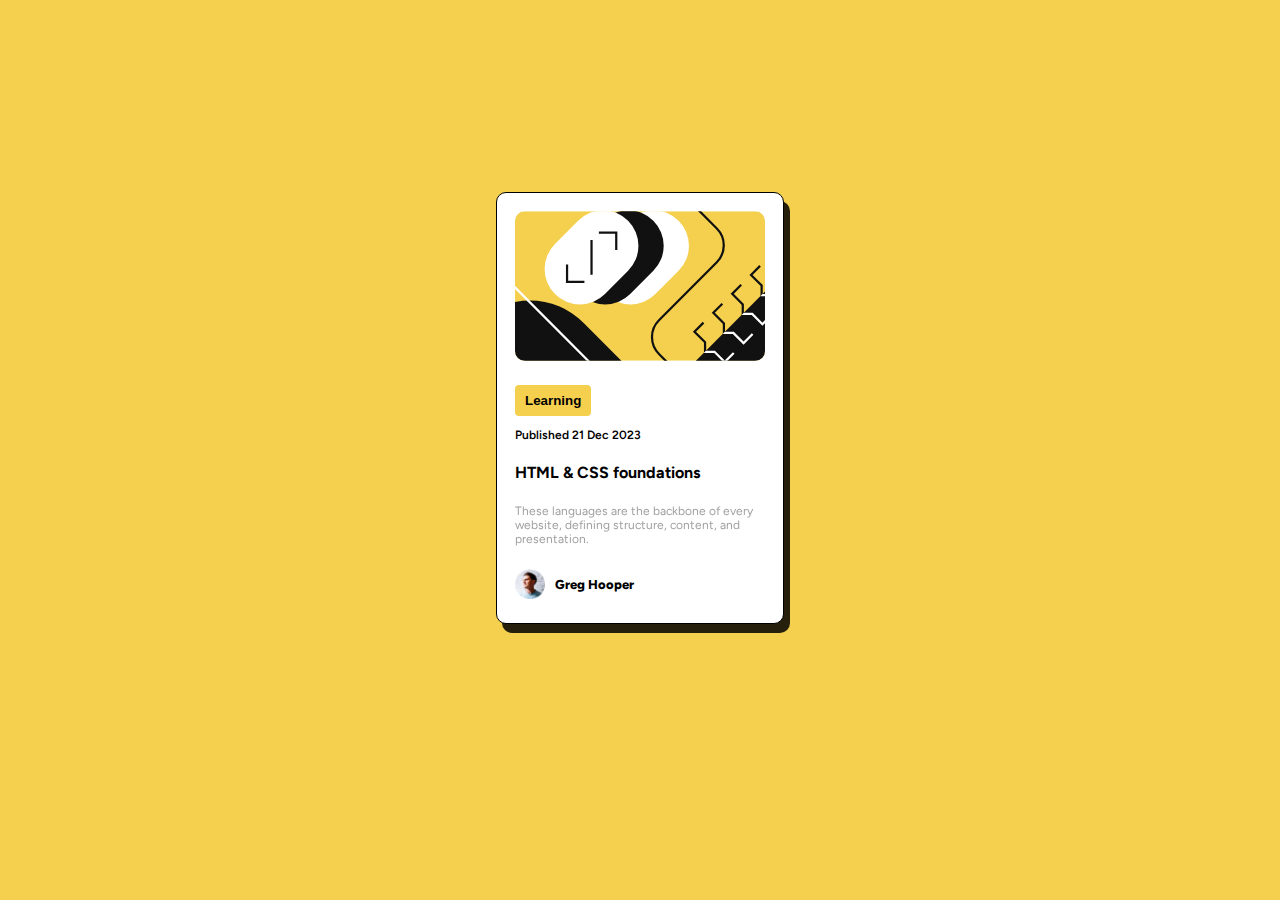
<file: blog-preview-card-main/index.html>
<!DOCTYPE html>
<html lang="en">
<head>
  <meta charset="UTF-8">
  <meta name="viewport" content="width=device-width, initial-scale=1.0"> <!-- displays site properly based on user's device -->

  <link rel="icon" type="image/png" sizes="32x32" href="./images//favicon-32x32.png">
  <link rel="stylesheet" href="style.css">
  <link rel="preconnect" href="https://fonts.googleapis.com">
  <link rel="preconnect" href="https://fonts.gstatic.com" crossorigin>
  <link href="https://fonts.googleapis.com/css2?family=Figtree:wght@600;800&display=swap" rel="stylesheet">
  
  <title>Frontend Mentor | Blog preview card</title>

</head>
  <body>
    <div class="container">
      <img src="images//illustration-article.svg" alt="picture">
      <button>Learning</button>
      <p id="p1">
        Published 21 Dec 2023
      </p>
      <h4>
        HTML & CSS foundations
      </h4>
      <p id="p2">
        These languages are the backbone of every website, defining structure, content, and presentation.
      </p>
      <div class="bottom">
        <img id="pfp" src="images//image-avatar.webp" alt="pfp">
        <p>
          Greg Hooper
        </p>
      </div>
    </div>
  </body>
</html>
</file>
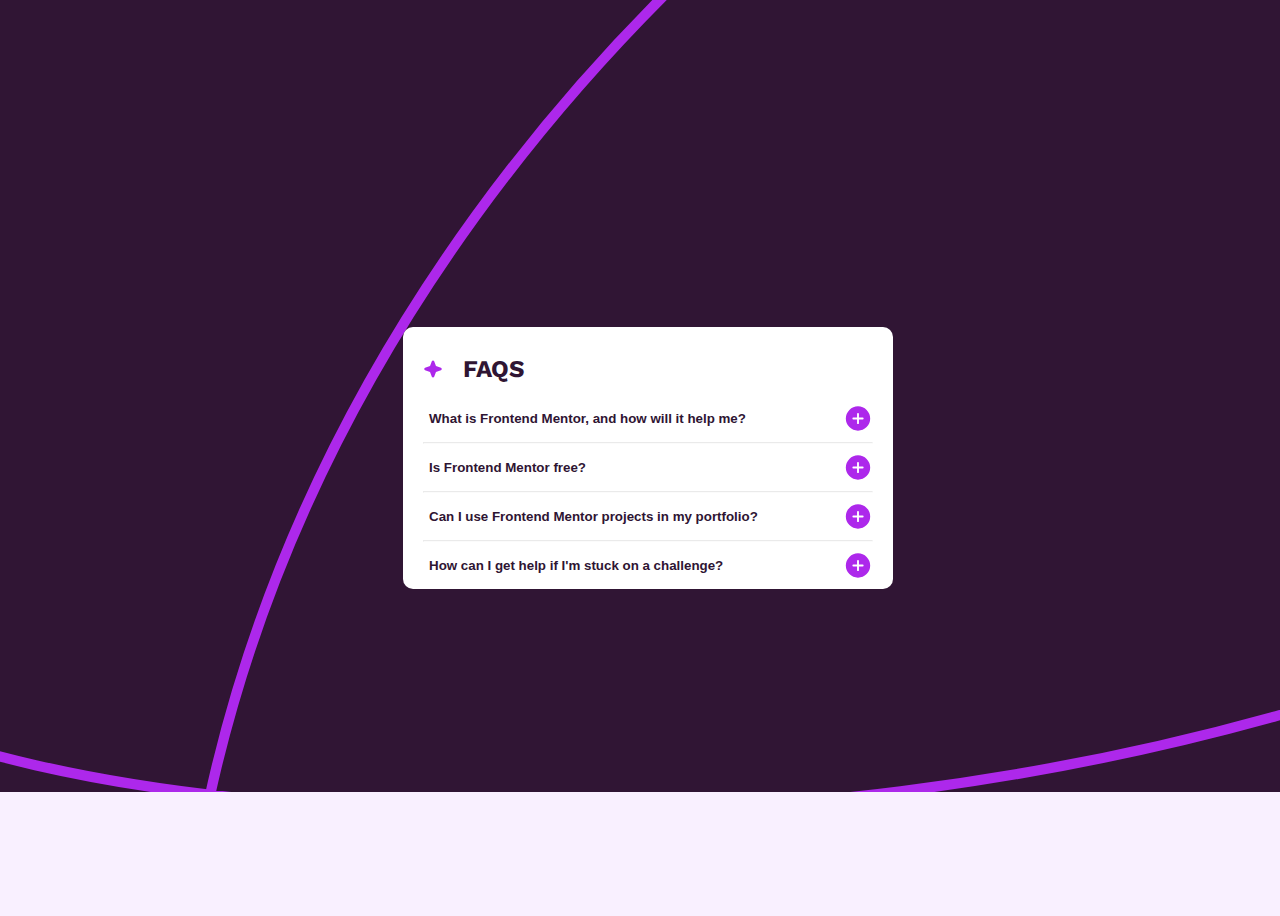
<file: faq-accordion-main/index.html>
<!DOCTYPE html>
<html lang="en">
<head>
  <meta charset="UTF-8">
  <meta name="viewport" content="width=device-width, initial-scale=1.0"> <!-- displays site properly based on user's device -->

  <link rel="icon" type="image/png" sizes="32x32" href="./images//favicon-32x32.png">
  <link rel="stylesheet" href="styles.css">
  <link rel="preconnect" href="https://fonts.googleapis.com">
  <link rel="preconnect" href="https://fonts.gstatic.com" crossorigin>
  <link href="https://fonts.googleapis.com/css2?family=Work+Sans:wght@400;600;700&display=swap" rel="stylesheet">
  
  <title>Frontend Mentor | FAQ accordion</title>

</head>
<body>
  <div id="container">
    <div id="header">
      <img src="images//icon-star.svg" alt="">
      <h2>FAQS</h2>
    </div>
    <div class="q-and-a-div" onclick="answer('answer-one','pic1')">
      <button class="question">
        What is Frontend Mentor, and how will it help me?
      </button>
      <img id="pic1" src="images//icon-plus.svg" alt="" >
    </div>
    <p class="answer hidden" id="answer-one">
      Frontend Mentor offers realistic coding challenges to help developers improve their 
      frontend coding skills with projects in HTML, CSS, and JavaScript. It's suitable for 
      all levels and ideal for portfolio building.
    </p>

    <hr>

    <div class="q-and-a-div" onclick="answer('answer-two','pic2')">
      <button class="question">Is Frontend Mentor free?</button>
      <img id="pic2" src="images//icon-plus.svg" alt="">
    </div>
    <p class="answer hidden" id="answer-two">
      Yes, Frontend Mentor offers both free and premium coding challenges, with the free
      option providing access to a range of projects suitable for all skill levels.
    </p>

    <hr>

    <div class="q-and-a-div" onclick="answer('answer-three','pic3')">
      <button class="question">
        Can I use Frontend Mentor projects in my portfolio?
      </button>
      <img id="pic3" src="images//icon-plus.svg" alt="">
    </div>
    <p class="answer hidden" id="answer-three">
      Yes, you can use projects completed on Frontend Mentor in your portfolio. It's an excellent
      way to showcase your skills to potential employers!
    </p>

    <hr>

    <div class="q-and-a-div" onclick="answer('answer-four','pic4')">
      <button class="question">
        How can I get help if I'm stuck on a challenge?
      </button>
      <img id="pic4" src="images//icon-plus.svg" alt="" >
    </div>
    <div class="answer hidden" id="answer-four">
      <p>
        The best place to get help is inside Frontend Mentor's Discord community. There's a help channel where you can ask questions and seek support from other community members.
      </p>
    </div>
  </div>
  <script src="script.js"></script>
</body>
</html>
</file>
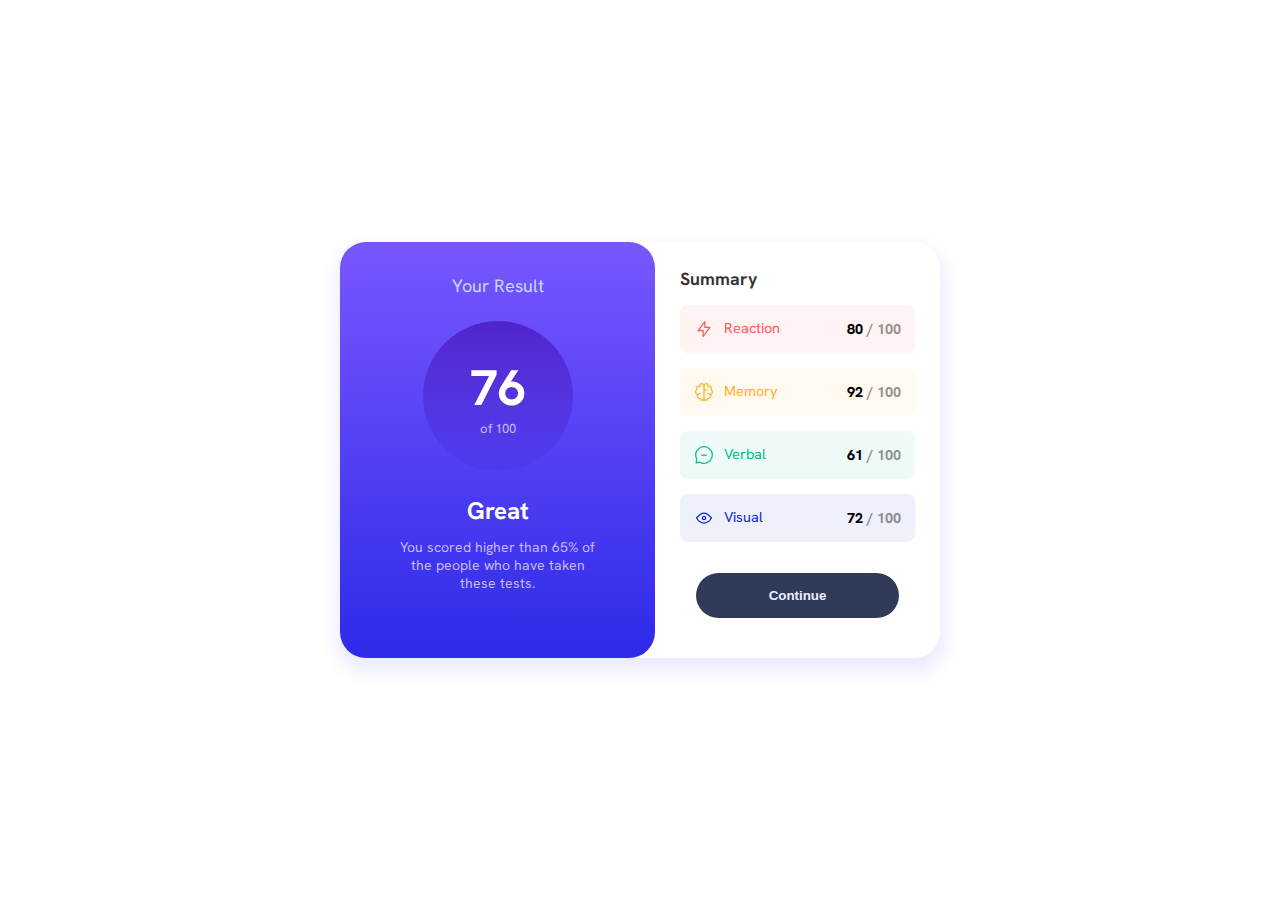
<file: results-summary-component-main/index.html>
<!DOCTYPE html>
<html lang="en">
  <head>
    <meta charset="UTF-8">
    <meta name="viewport" content="width=device-width, initial-scale=1.0"> <!-- displays site properly based on user's device -->

    <link rel="icon" type="image/png" sizes="32x32" href="./images//favicon-32x32.png">
    <link rel="stylesheet" href="styles.css">
    <link rel="preconnect" href="https://fonts.googleapis.com">
    <link rel="preconnect" href="https://fonts.gstatic.com" crossorigin>
    <link href="https://fonts.googleapis.com/css2?family=Hanken+Grotesk:wght@500;700;800&display=swap" rel="stylesheet">
    
    <title>Frontend Mentor | Results summary component</title>
  </head>
  <body>
    <div id="container">
      <div id="top-div">
        <p id="p1">Your Result</p>
        <div id="circle">
          <p id="inner-p1">76</p>
          <p id="inner-p2">of 100</p>
        </div>
        <p id="p2">Great</p>
        <p id="p3">You scored higher than 65% of the people who have taken these tests.</p>
      </div>
      <div id="bottom-div">
        <h5>
          Summary
        </h5>
        <div id="reaction-div" class="inner-div">
          <div class="small-div">
            <img src="images//icon-reaction.svg" alt="">
            <p id="reaction-p">Reaction</p>
          </div>
          <p class="outter">80 <span>/ 100</span></p>
        </div>
        <div id="memory-div"  class="inner-div">
          <div class="small-div">
            <img src="images//icon-memory.svg" alt="">
            <p id="memory-p">Memory</p>
          </div>
          <p class="outter">92 <span>/ 100</span></p>
        </div>
        <div id="verbal-div"  class="inner-div">
          <div class="small-div">
            <img src="images//icon-verbal.svg" alt="">
            <p id="verbal-p">Verbal</p>
          </div>
          <p class="outter">61 <span>/ 100</span></p>
        </div>
        <div id="visual-div"  class="inner-div">
          <div class="small-div">
            <img src="images//icon-visual.svg" alt="">
            <p id="visual-p">Visual</p>
          </div>
          <p class="outter">72 <span>/ 100</span></p>
        </div>
        <button>Continue</button>
      </div>
    </div>
  </body>
</html>
</file>
<file: blog-preview-card-main/style.css>
:root{
    --mustard-yellow: #F4D04E;
}

body,button{
    background-color: var(--mustard-yellow);
}

body,.bottom{
    display: flex;
    align-items: center;
}

#p1,#p2{
    font-size: 0.75rem;
}

body{
    justify-content: center;
    height: 800px;
    font-family: 'Figtree', sans-serif;;
}

.container{
    background-color: white;
    width: 250px;
    height: auto;
    border-radius: 10px;
    border: 1px solid black;
    box-shadow: 6px 9px 0px 0px rgba(0,0,0,0.85);
    padding: 18px;
    overflow: hidden;
}

img{
    border-radius: 10px;
    width: 100%;
    margin-bottom: 20px;
}

button{
    border: none;
    font-weight: bold;
    padding: 8px 10px;
    border-radius: 4px;
    transition: ease 300ms;
}

button:hover{
    cursor: pointer;
    box-shadow: 0px 0px 3px 1px rgba(0,0,0,0.85);
    background-color: black;
    color: var(--mustard-yellow);
}

#p1{
    font-weight: 600;
}

#p2{
    color: #808080;
    margin-bottom: 18px;
    opacity: 0.75;
}

#pfp{
    margin: 0 10px 0 0;
    height: 30px;
    width: 30px;
}

.bottom p{
    font-size: small;
    font-weight: 800;
}
</file>
<file: faq-accordion-main/styles.css>
body,#header,.q-and-a-div{
    display: flex;
}

body,#header{
    align-items: center;
}

.q-and-a-div,button{
    cursor: pointer;
}

#container,button{
    background-color: white;
}

body{
    background-color:#F9F0FF;
    background-image: url('images/background-pattern-desktop.svg');
    background-repeat: no-repeat;
    background-position: top;
    background-size: 100% ;
    justify-content: center;
    height: 100vh;
    font-family: 'Work Sans', sans-serif;
}

.hidden{
    display: none;
}

p{
    font-size: 16px;
}

button{
    font-weight: 600;
    border: none;
    text-align: left;
    max-width: 190px;
    transition: 0.3s;
}

#container{
    flex-basis: 80%;
    height: auto;
    width: auto;
    border-radius: 10px;
    padding: 8px 20px;
    max-width: 450px;
}

#header img{
    height: 20px;
    margin-right: 20px;
}

.q-and-a-div{
    justify-content: space-between;
    font-weight: 600;
    cursor: pointer;
}

.q-and-a-div:hover button{
    color: #9522a7;
    transition: 0.3s;
}

.answer{
    opacity: 0.5;
    transition: max-height 200ms ease;
}

.question,h2{
    color: #2F1533;
}

hr{
    opacity: 0.2;
}

@media(min-width:375px){
    body{
        background-image: url('images/background-pattern-mobile.svg');
        min-width: 100%;
    }
    button{
        max-width: none;
    }
}
</file>
<file: results-summary-component-main/styles.css>
* {
    margin: 0;
}

:root{
    --lred: hsl(0, 100%, 67%);
    --oyellow: hsl(39, 100%, 56%);
    --gteal: hsl(166, 100%, 37%);
    --cblue: hsl(234, 85%, 45%);
    --lsblue: hsl(252, 100%, 67%);
    --lrblue: hsl(241, 81%, 54%);
    --vblue: hsla(256, 70%, 47%);
    --pblue: hsla(241, 72%, 46%, 0.1);
    --paleblue: hsl(221, 100%, 96%);
    --llavender: hsl(221, 100%, 89%);
    --dgblue: hsl(224, 30%, 27%);
    --custompurple: hsl(252, 94%, 86%);
}

p{
    font-size: 18px;
    font-family: 'Hanken Grotesk', sans-serif;
}

.inner-div,.small-div,#container,#circle,#bottom-div,#top-div{
    display: flex;
}

#container,#circle,#bottom-div,#top-div{
    flex-direction: column;
}

#top-div,#circle{
    align-items: center;
}

#inner-p2,#p3{
    color: var(--custompurple);
}

#inner-p1,#p2,#bottom-div h5{
    font-weight: 700;
}

#top-div{
    text-align: center;
    flex-basis: 50%;
    background-image: linear-gradient(var(--lsblue),var(--lrblue));
    border-radius: 0 0 28px 28px;
    padding: 28px 45px;
}

#top-div >*{
    margin: 12px;
}

#p1{
    color: var(--llavender);
}

#circle{
    justify-content: center;
    height: 120px;
    width: 120px;
    border-radius: 60px;
    background-image: linear-gradient(var(--vblue),var(--pblue));
}

#inner-p1{
    font-size: 50px;
    color: white;
}

#inner-p2{
    font-size: 13px;
}

#p2{
    color: white;
    font-size: 1.5rem;
    margin-bottom: 0;
}

#p3{
    font-size: 14px;
}

#bottom-div{
    padding: 25px;
    flex-basis: 50%;
}

#bottom-div h5{
    font-family: 'Hanken Grotesk', sans-serif;
    font-size: 1.1rem;
    opacity: 0.8;
}

#bottom-div >*{
    margin-bottom: 17px;
}

.inner-div{
    padding: 14px;
    border-radius: 8px;
    align-items: center;
    justify-content: space-between;
}

.inner-div p,.small-div p{
    font-size: 0.9rem;
}

.small-div{
    flex-direction: row;
}

.small-div img{
    margin-right:10px;
}

.outter{
    font-weight: 800;
}

.outter span{
    opacity: 0.4;
}

#reaction-div{
    background-color: hsla(0, 100%, 67%,0.07);
}

#reaction-p{
    color: var(--lred);
}

#memory-div{
    background-color: hsla(39, 100%, 56%,0.07);
}

#memory-p{
    color: var(--oyellow);
}

#verbal-div{
    background-color: hsla(166, 100%, 37%,0.07);
}

#verbal-p{
    color: var(--gteal);
}

#visual-div{
    background-color: hsla(234, 85%, 45%,0.07);
}

#visual-p{
    color: var(--cblue);
}

button{
    font-weight: 700;
    border: none;
    color: var(--paleblue);
    background-color: var(--dgblue);
    padding: 15px;
    border-radius: 25px;
}

@media(min-width:375px){
    body{
        width: 100vw;
        height: 100vh;
        display: flex;
        justify-content: center;
        align-items: center;
    }

    #container{
        flex-direction: row;
        max-width: 600px;
        border-radius: 26px;
        box-shadow: 1px 10px 15px 5px rgba(67, 83, 226, 0.1);;
    }

    #top-div{
        border-radius: 26px;
        padding: 20px 40px;
    }

    #circle{
        width: 150px;
        height: 150px;
        border-radius: 75px;
    }

    #bottom-div >*{
        margin-bottom: 15px;
    }

    .inner-div{
        margin-bottom: 13px;
    }

    button{
        margin: 16px;
    }
}
</file>
